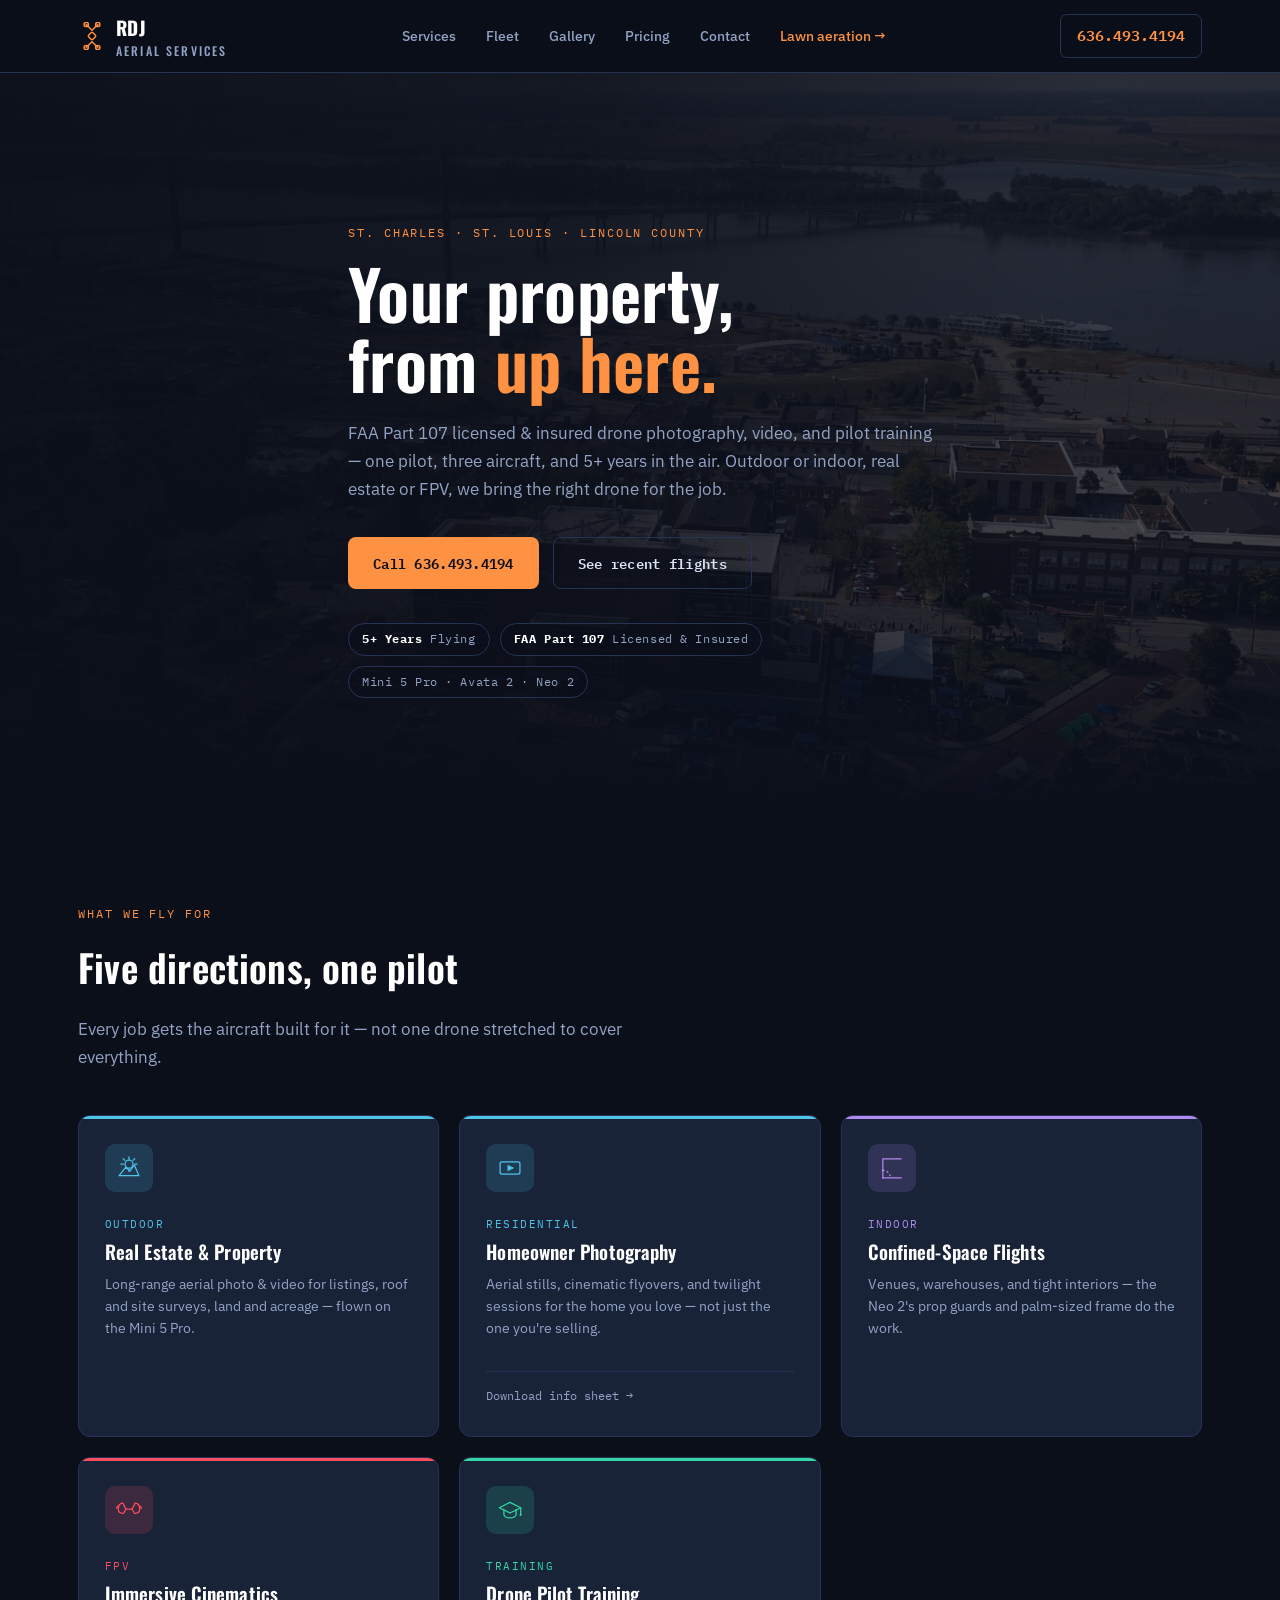
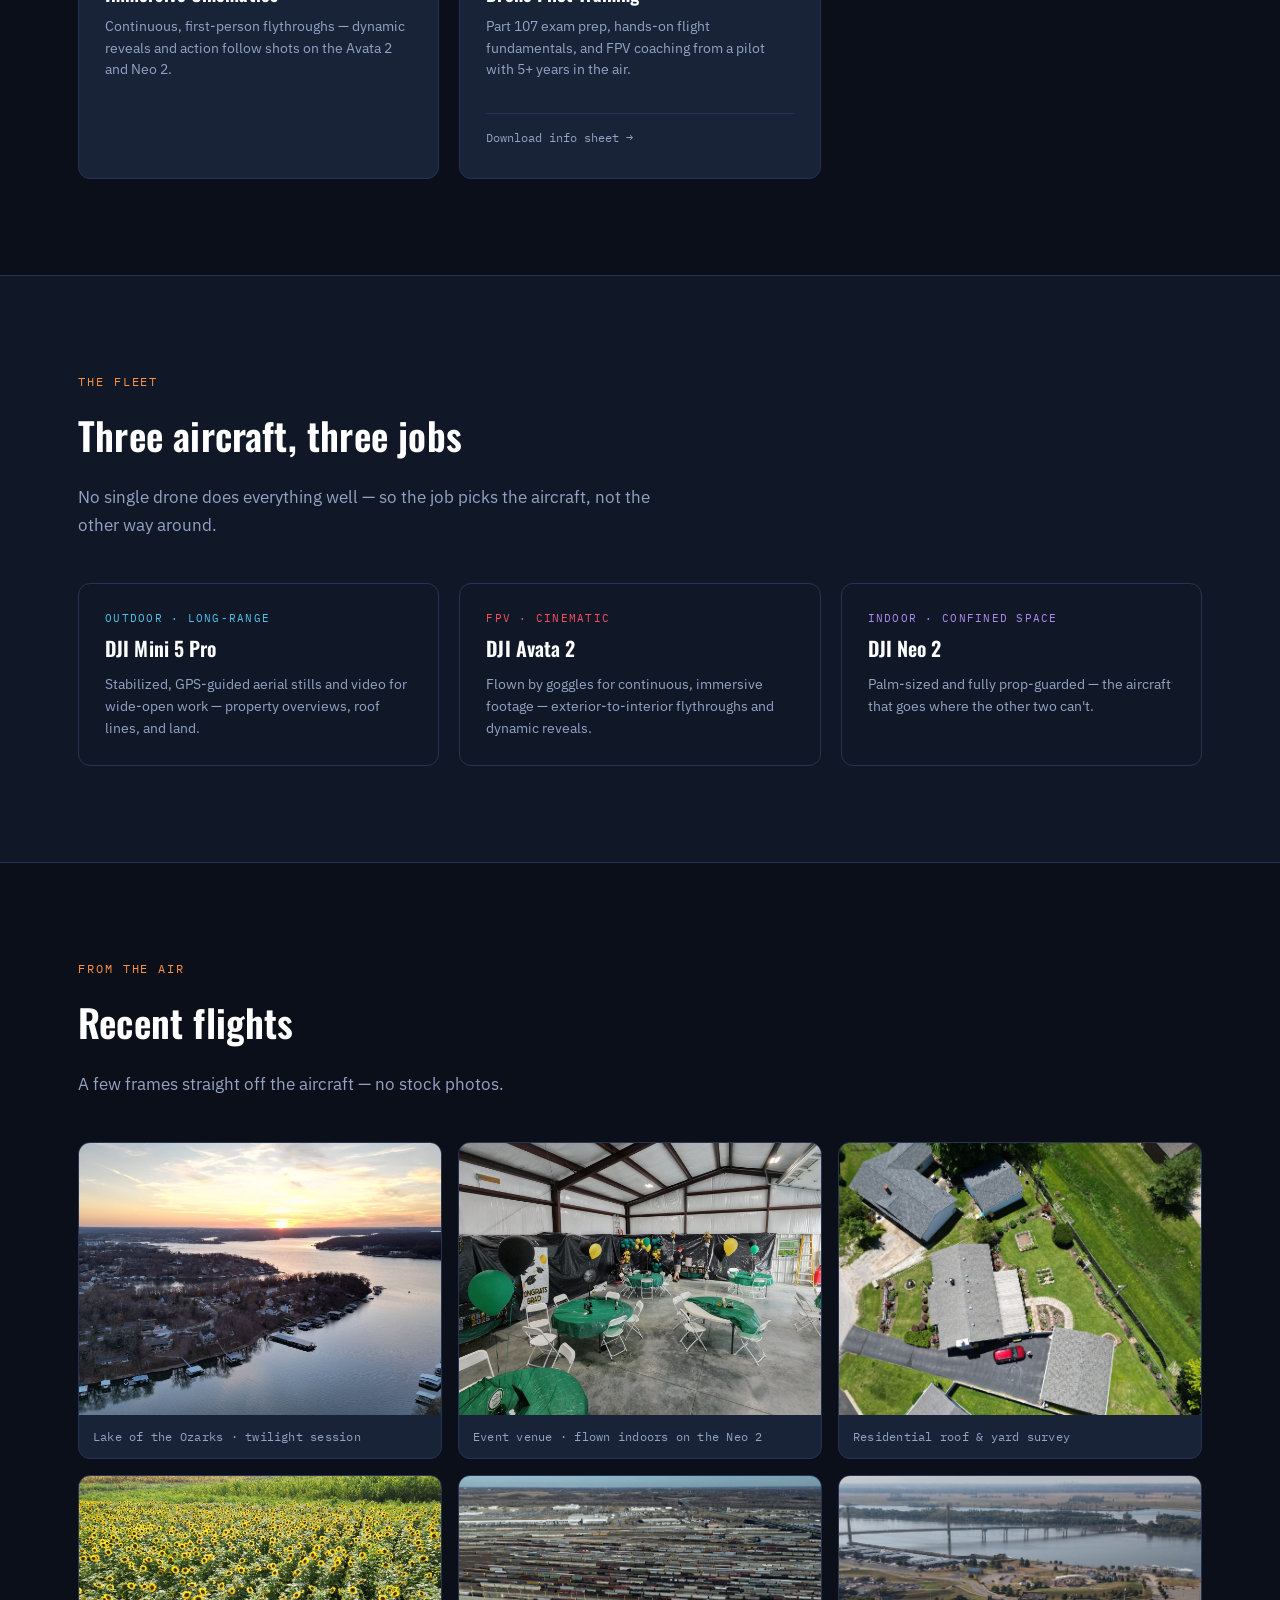
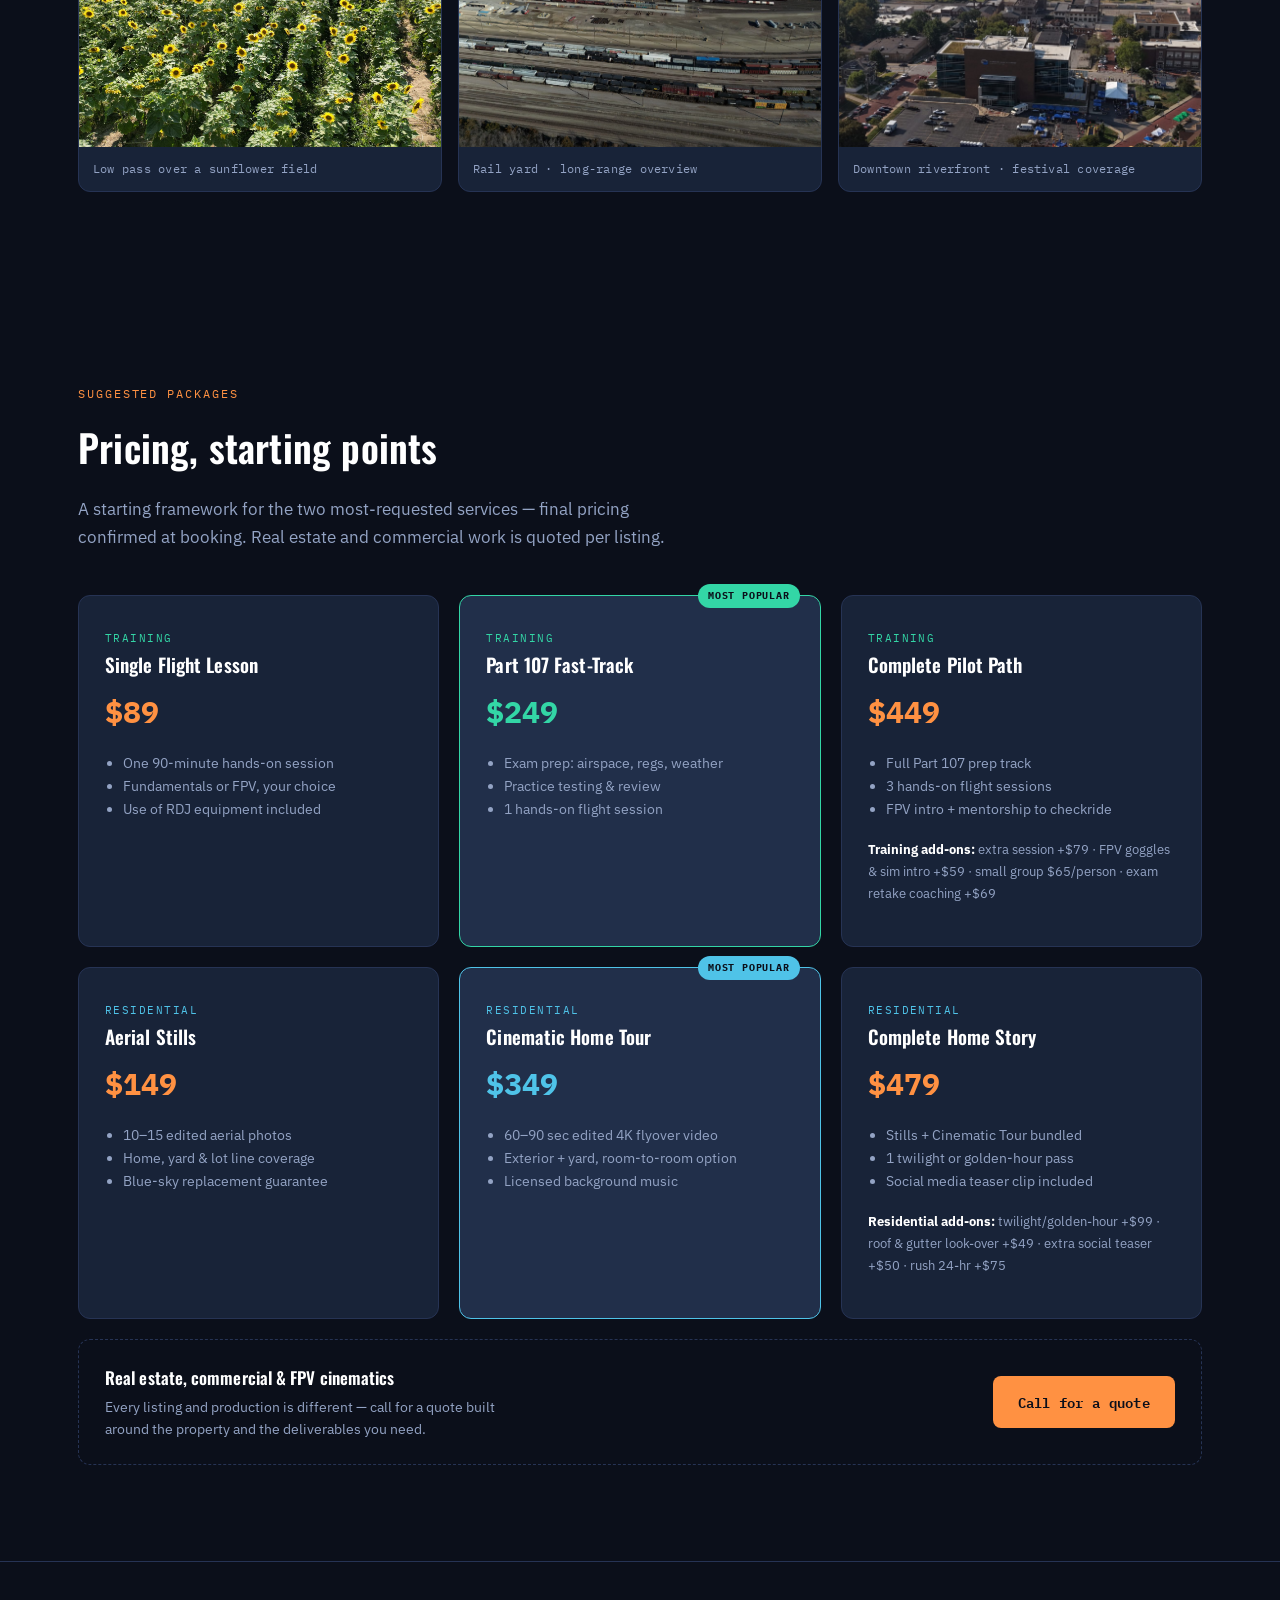
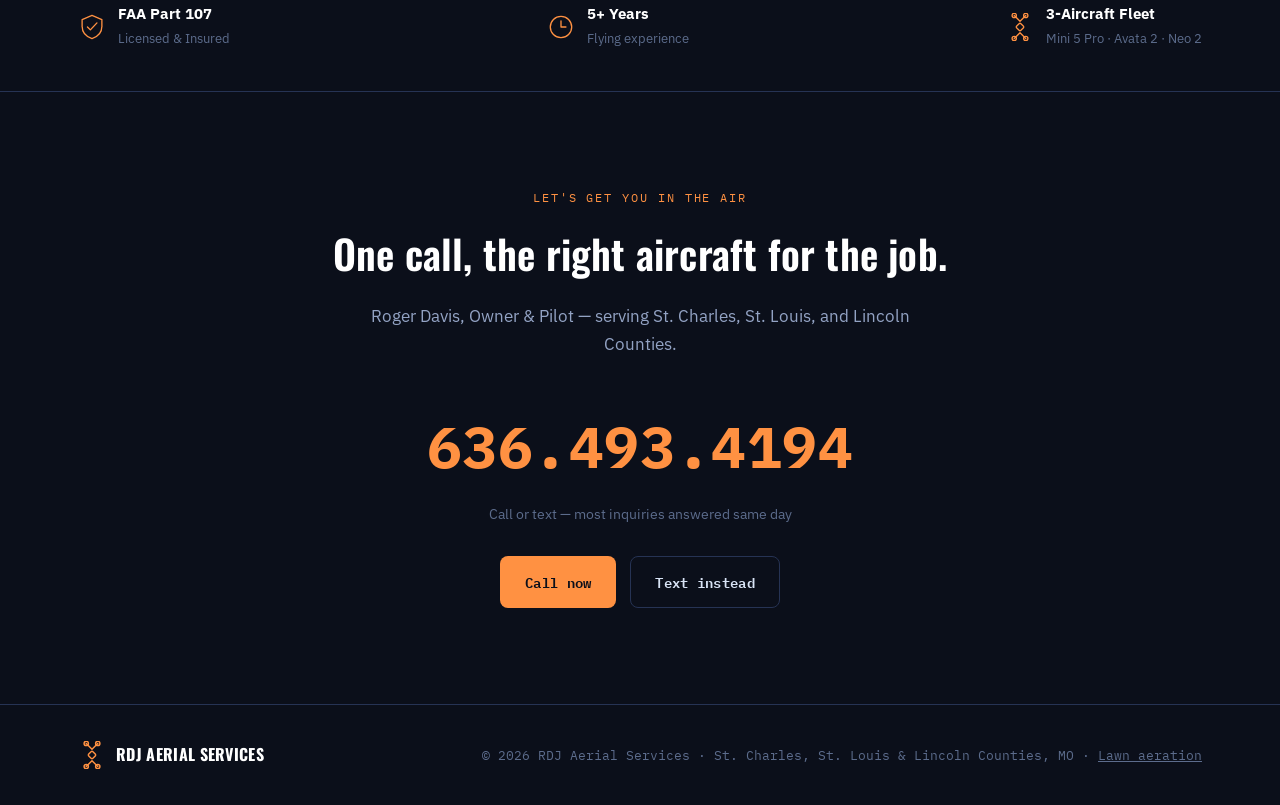
<file: index.html>
<!doctype html>
<html lang="en">
<head>
<meta charset="utf-8">
<meta name="viewport" content="width=device-width, initial-scale=1">
<title>RDJ Aerial Services — Drone Photography, Video &amp; Pilot Training</title>
<meta name="description" content="FAA Part 107 licensed &amp; insured drone services around St. Charles, St. Louis &amp; Lincoln Counties — outdoor and real estate aerials, indoor FPV, residential photography, and drone pilot training.">
<link rel="icon" href="favicon.svg" type="image/svg+xml">
<link rel="preconnect" href="https://fonts.googleapis.com">
<link rel="stylesheet" href="https://fonts.googleapis.com/css2?family=Oswald:wght@400;500;600;700&family=IBM+Plex+Sans:wght@400;500;600&family=IBM+Plex+Mono:wght@400;500;600&display=swap">
<link rel="stylesheet" href="styles.css">
</head>
<body>

<nav class="nav">
  <div class="container nav-row">
    <a class="brand" href="#top">
      <svg viewBox="0 0 34 34" fill="none" stroke="currentColor" stroke-width="1.8">
        <path d="M17 10 L24 3 M17 10 L10 3 M17 24 L24 31 M17 24 L10 31" stroke-linecap="round"/>
        <circle cx="24" cy="3" r="2.6"/><circle cx="10" cy="3" r="2.6"/>
        <circle cx="24" cy="31" r="2.6"/><circle cx="10" cy="31" r="2.6"/>
        <rect x="13.4" y="13.4" width="7.2" height="7.2" rx="1.6" transform="rotate(45 17 17)"/>
      </svg>
      <span class="word">RDJ<span>AERIAL SERVICES</span></span>
    </a>
    <div class="nav-links">
      <a href="#services">Services</a>
      <a href="#fleet">Fleet</a>
      <a href="#gallery">Gallery</a>
      <a href="#pricing">Pricing</a>
      <a href="#contact">Contact</a>
      <a href="aeration/" style="color:var(--amber-500)">Lawn aeration &rarr;</a>
    </div>
    <a class="nav-phone" href="tel:16364934194">636.493.4194</a>
  </div>
</nav>

<header class="hero" id="top">
  <div class="container hero-content">
    <p class="eyebrow">St. Charles &middot; St. Louis &middot; Lincoln County</p>
    <h1>Your property,<br>from <em>up here.</em></h1>
    <p class="lede">FAA Part 107 licensed &amp; insured drone photography, video, and pilot training — one pilot, three aircraft, and 5+ years in the air. Outdoor or indoor, real estate or FPV, we bring the right drone for the job.</p>
    <div class="hero-ctas">
      <a class="btn btn-primary" href="tel:16364934194">Call 636.493.4194</a>
      <a class="btn btn-ghost" href="#gallery">See recent flights</a>
    </div>
    <div class="hero-tags">
      <span class="tag"><b>5+ Years</b> Flying</span>
      <span class="tag"><b>FAA Part 107</b> Licensed &amp; Insured</span>
      <span class="tag">Mini 5 Pro &middot; Avata 2 &middot; Neo 2</span>
    </div>
  </div>
</header>

<section id="services">
  <div class="container">
    <p class="eyebrow">What we fly for</p>
    <h2 style="font-size:clamp(28px,4vw,38px)">Five directions, one pilot</h2>
    <p class="lede">Every job gets the aircraft built for it — not one drone stretched to cover everything.</p>

    <div class="svc-grid">
      <article class="svc-card" style="--card-accent:var(--cyan-400)">
        <div class="svc-icon">
          <svg viewBox="0 0 34 34" fill="none" stroke="currentColor" stroke-width="1.6">
            <circle cx="17" cy="12" r="5.2"/>
            <path d="M17 2.5V5.5M17 18.5V21.5M6.5 12H9.5M24.5 12H27.5M9.5 4.9L11.6 7M24.5 4.9L22.4 7" stroke-linecap="round"/>
            <path d="M4 27 L13 16 L18 21 L24 13 L30 27Z" stroke-linejoin="round"/>
          </svg>
        </div>
        <span class="svc-tab">Outdoor</span>
        <h3>Real Estate &amp; Property</h3>
        <p>Long-range aerial photo &amp; video for listings, roof and site surveys, land and acreage — flown on the Mini 5 Pro.</p>
      </article>

      <article class="svc-card" style="--card-accent:var(--cyan-400)">
        <div class="svc-icon">
          <svg viewBox="0 0 34 34" fill="none" stroke="currentColor" stroke-width="1.6">
            <rect x="4" y="9" width="26" height="16" rx="2.5"/>
            <path d="M14.5 14 L21 17 L14.5 20Z" stroke-linejoin="round" fill="currentColor"/>
          </svg>
        </div>
        <span class="svc-tab">Residential</span>
        <h3>Homeowner Photography</h3>
        <p>Aerial stills, cinematic flyovers, and twilight sessions for the home you love — not just the one you're selling.</p>
        <a class="svc-link" href="assets/docs/RDJ-Flyer-Residential.pdf" target="_blank" rel="noopener">Download info sheet &rarr;</a>
      </article>

      <article class="svc-card" style="--card-accent:var(--violet-400)">
        <div class="svc-icon">
          <svg viewBox="0 0 34 34" fill="none" stroke="currentColor" stroke-width="1.6">
            <path d="M5 30V5H29" stroke-linecap="round" stroke-linejoin="round"/>
            <path d="M5 30H29" stroke-linecap="round"/>
            <path d="M5 20 A10 10 0 0 1 15 30" stroke-dasharray="2.4 3"/>
            <circle cx="5" cy="20" r="1.4" fill="currentColor" stroke="none"/>
          </svg>
        </div>
        <span class="svc-tab">Indoor</span>
        <h3>Confined-Space Flights</h3>
        <p>Venues, warehouses, and tight interiors — the Neo 2's prop guards and palm-sized frame do the work.</p>
      </article>

      <article class="svc-card" style="--card-accent:var(--crimson-500)">
        <div class="svc-icon">
          <svg viewBox="0 0 34 34" fill="none" stroke="currentColor" stroke-width="1.6">
            <path d="M9 8 C4 8 3 13 3 16 C3 20 6 22 10 21 L13 16Z"/>
            <path d="M25 8 C30 8 31 13 31 16 C31 20 28 22 24 21 L21 16Z"/>
            <path d="M13 16H21" stroke-linecap="round"/>
            <path d="M3 12 C1.5 12 1 13.4 1 15" stroke-linecap="round"/>
            <path d="M31 12 C32.5 12 33 13.4 33 15" stroke-linecap="round"/>
          </svg>
        </div>
        <span class="svc-tab">FPV</span>
        <h3>Immersive Cinematics</h3>
        <p>Continuous, first-person flythroughs — dynamic reveals and action follow shots on the Avata 2 and Neo 2.</p>
      </article>

      <article class="svc-card" style="--card-accent:var(--teal-500)">
        <div class="svc-icon">
          <svg viewBox="0 0 34 34" fill="none" stroke="currentColor" stroke-width="1.6">
            <path d="M3 14 L17 7 L31 14 L17 21Z" stroke-linejoin="round"/>
            <path d="M9 16.6V23C9 25.4 12.6 27.4 17 27.4C21.4 27.4 25 25.4 25 23V16.6" stroke-linecap="round"/>
            <path d="M31 14V21.5" stroke-linecap="round"/>
            <circle cx="31" cy="23.3" r="1.5" fill="currentColor" stroke="none"/>
          </svg>
        </div>
        <span class="svc-tab">Training</span>
        <h3>Drone Pilot Training</h3>
        <p>Part 107 exam prep, hands-on flight fundamentals, and FPV coaching from a pilot with 5+ years in the air.</p>
        <a class="svc-link" href="assets/docs/RDJ-Flyer-Training.pdf" target="_blank" rel="noopener">Download info sheet &rarr;</a>
      </article>
    </div>
  </div>
</section>

<section id="fleet" style="background:var(--navy-900); border-top:1px solid var(--border); border-bottom:1px solid var(--border);">
  <div class="container">
    <p class="eyebrow">The fleet</p>
    <h2 style="font-size:clamp(28px,4vw,38px)">Three aircraft, three jobs</h2>
    <p class="lede">No single drone does everything well — so the job picks the aircraft, not the other way around.</p>

    <div class="fleet-grid">
      <div class="fleet-card">
        <div class="role" style="color:var(--cyan-400)">Outdoor &middot; Long-range</div>
        <h3>DJI Mini 5 Pro</h3>
        <p>Stabilized, GPS-guided aerial stills and video for wide-open work — property overviews, roof lines, and land.</p>
      </div>
      <div class="fleet-card">
        <div class="role" style="color:var(--crimson-500)">FPV &middot; Cinematic</div>
        <h3>DJI Avata 2</h3>
        <p>Flown by goggles for continuous, immersive footage — exterior-to-interior flythroughs and dynamic reveals.</p>
      </div>
      <div class="fleet-card">
        <div class="role" style="color:var(--violet-400)">Indoor &middot; Confined space</div>
        <h3>DJI Neo 2</h3>
        <p>Palm-sized and fully prop-guarded — the aircraft that goes where the other two can't.</p>
      </div>
    </div>
  </div>
</section>

<section id="gallery">
  <div class="container">
    <p class="eyebrow">From the air</p>
    <h2 style="font-size:clamp(28px,4vw,38px)">Recent flights</h2>
    <p class="lede">A few frames straight off the aircraft — no stock photos.</p>

    <div class="gallery-grid">
      <figure class="gallery-item">
        <img src="assets/img/lake-sunset.jpg" alt="Sunset aerial over Lake of the Ozarks, boat docks lining the shoreline" loading="lazy">
        <figcaption>Lake of the Ozarks &middot; twilight session</figcaption>
      </figure>
      <figure class="gallery-item">
        <img src="assets/img/indoor-venue-setup.jpg" alt="Graduation party setup inside a pole barn, shot indoors on the DJI Neo 2" loading="lazy">
        <figcaption>Event venue &middot; flown indoors on the Neo 2</figcaption>
      </figure>
      <figure class="gallery-item">
        <img src="assets/img/residential-roof-yard.jpg" alt="Straight-down aerial view of a home's roof and landscaped backyard" loading="lazy">
        <figcaption>Residential roof &amp; yard survey</figcaption>
      </figure>
      <figure class="gallery-item">
        <img src="assets/img/sunflower-field.jpg" alt="Low aerial pass over rows of a sunflower field" loading="lazy">
        <figcaption>Low pass over a sunflower field</figcaption>
      </figure>
      <figure class="gallery-item">
        <img src="assets/img/rail-yard-aerial.jpg" alt="Wide aerial overview of a large rail yard with hundreds of freight cars" loading="lazy">
        <figcaption>Rail yard &middot; long-range overview</figcaption>
      </figure>
      <figure class="gallery-item">
        <img src="assets/img/riverfront-skyline.jpg" alt="Downtown riverfront skyline with a cable-stayed bridge and a festival in progress" loading="lazy">
        <figcaption>Downtown riverfront &middot; festival coverage</figcaption>
      </figure>
    </div>
  </div>
</section>

<section id="pricing">
  <div class="container">
    <p class="eyebrow">Suggested packages</p>
    <h2 style="font-size:clamp(28px,4vw,38px)">Pricing, starting points</h2>
    <p class="lede">A starting framework for the two most-requested services — final pricing confirmed at booking. Real estate and commercial work is quoted per listing.</p>

    <div class="price-grid">
      <div class="price-card">
        <span class="svc-tab" style="color:var(--teal-500)">Training</span>
        <h3>Single Flight Lesson</h3>
        <div class="price-amount">$89</div>
        <ul>
          <li>One 90-minute hands-on session</li>
          <li>Fundamentals or FPV, your choice</li>
          <li>Use of RDJ equipment included</li>
        </ul>
      </div>
      <div class="price-card featured" style="--card-accent:var(--teal-500)">
        <span class="price-badge">Most popular</span>
        <span class="svc-tab" style="color:var(--teal-500)">Training</span>
        <h3>Part 107 Fast-Track</h3>
        <div class="price-amount">$249</div>
        <ul>
          <li>Exam prep: airspace, regs, weather</li>
          <li>Practice testing &amp; review</li>
          <li>1 hands-on flight session</li>
        </ul>
      </div>
      <div class="price-card">
        <span class="svc-tab" style="color:var(--teal-500)">Training</span>
        <h3>Complete Pilot Path</h3>
        <div class="price-amount">$449</div>
        <ul>
          <li>Full Part 107 prep track</li>
          <li>3 hands-on flight sessions</li>
          <li>FPV intro + mentorship to checkride</li>
        </ul>
        <p class="price-addons"><b>Training add-ons:</b> extra session +$79 &middot; FPV goggles &amp; sim intro +$59 &middot; small group $65/person &middot; exam retake coaching +$69</p>
      </div>

      <div class="price-card">
        <span class="svc-tab" style="color:var(--cyan-400)">Residential</span>
        <h3>Aerial Stills</h3>
        <div class="price-amount">$149</div>
        <ul>
          <li>10–15 edited aerial photos</li>
          <li>Home, yard &amp; lot line coverage</li>
          <li>Blue-sky replacement guarantee</li>
        </ul>
      </div>
      <div class="price-card featured" style="--card-accent:var(--cyan-400)">
        <span class="price-badge">Most popular</span>
        <span class="svc-tab" style="color:var(--cyan-400)">Residential</span>
        <h3>Cinematic Home Tour</h3>
        <div class="price-amount">$349</div>
        <ul>
          <li>60–90 sec edited 4K flyover video</li>
          <li>Exterior + yard, room-to-room option</li>
          <li>Licensed background music</li>
        </ul>
      </div>
      <div class="price-card">
        <span class="svc-tab" style="color:var(--cyan-400)">Residential</span>
        <h3>Complete Home Story</h3>
        <div class="price-amount">$479</div>
        <ul>
          <li>Stills + Cinematic Tour bundled</li>
          <li>1 twilight or golden-hour pass</li>
          <li>Social media teaser clip included</li>
        </ul>
        <p class="price-addons"><b>Residential add-ons:</b> twilight/golden-hour +$99 &middot; roof &amp; gutter look-over +$49 &middot; extra social teaser +$50 &middot; rush 24-hr +$75</p>
      </div>

      <div class="quote-card">
        <div>
          <h3>Real estate, commercial &amp; FPV cinematics</h3>
          <p>Every listing and production is different — call for a quote built around the property and the deliverables you need.</p>
        </div>
        <a class="btn btn-primary" href="tel:16364934194">Call for a quote</a>
      </div>
    </div>
  </div>
</section>

<div class="trust">
  <div class="container trust-row">
    <div class="trust-item">
      <svg viewBox="0 0 34 34" fill="none" stroke="currentColor" stroke-width="1.6"><path d="M17 3 L29 8 V16 C29 24 23 29 17 31 C11 29 5 24 5 16 V8Z" stroke-linejoin="round"/><path d="M11.5 17 L15 20.5 L23 12" stroke-linecap="round" stroke-linejoin="round"/></svg>
      <div><b>FAA Part 107</b><span>Licensed &amp; Insured</span></div>
    </div>
    <div class="trust-item">
      <svg viewBox="0 0 34 34" fill="none" stroke="currentColor" stroke-width="1.6"><circle cx="17" cy="17" r="13"/><path d="M17 17V9.5M17 17L23 17" stroke-linecap="round"/></svg>
      <div><b>5+ Years</b><span>Flying experience</span></div>
    </div>
    <div class="trust-item">
      <svg viewBox="0 0 34 34" fill="none" stroke="currentColor" stroke-width="1.6"><path d="M17 10 L24 3 M17 10 L10 3 M17 24 L24 31 M17 24 L10 31" stroke-linecap="round"/><circle cx="24" cy="3" r="2.6"/><circle cx="10" cy="3" r="2.6"/><circle cx="24" cy="31" r="2.6"/><circle cx="10" cy="31" r="2.6"/><rect x="13.4" y="13.4" width="7.2" height="7.2" rx="1.6" transform="rotate(45 17 17)"/></svg>
      <div><b>3-Aircraft Fleet</b><span>Mini 5 Pro &middot; Avata 2 &middot; Neo 2</span></div>
    </div>
  </div>
</div>

<section id="contact" class="contact">
  <div class="container">
    <p class="eyebrow">Let's get you in the air</p>
    <h2 style="font-size:clamp(28px,4vw,40px)">One call, the right aircraft for the job.</h2>
    <p class="lede">Roger Davis, Owner &amp; Pilot — serving St. Charles, St. Louis, and Lincoln Counties.</p>
    <a class="contact-phone" href="tel:16364934194">636.493.4194</a>
    <div class="contact-sub">Call or text — most inquiries answered same day</div>
    <div class="contact-ctas">
      <a class="btn btn-primary" href="tel:16364934194">Call now</a>
      <a class="btn btn-ghost" href="sms:16364934194">Text instead</a>
    </div>
  </div>
</section>

<footer>
  <div class="container foot-row">
    <a class="brand" href="#top">
      <svg viewBox="0 0 34 34" fill="none" stroke="currentColor" stroke-width="1.8">
        <path d="M17 10 L24 3 M17 10 L10 3 M17 24 L24 31 M17 24 L10 31" stroke-linecap="round"/>
        <circle cx="24" cy="3" r="2.6"/><circle cx="10" cy="3" r="2.6"/>
        <circle cx="24" cy="31" r="2.6"/><circle cx="10" cy="31" r="2.6"/>
        <rect x="13.4" y="13.4" width="7.2" height="7.2" rx="1.6" transform="rotate(45 17 17)"/>
      </svg>
      <span class="word">RDJ AERIAL SERVICES</span>
    </a>
    <div class="foot-meta">&copy; 2026 RDJ Aerial Services &middot; St. Charles, St. Louis &amp; Lincoln Counties, MO &middot; <a href="aeration/" style="color:inherit">Lawn aeration</a></div>
  </div>
</footer>

</body>
</html>
</file>
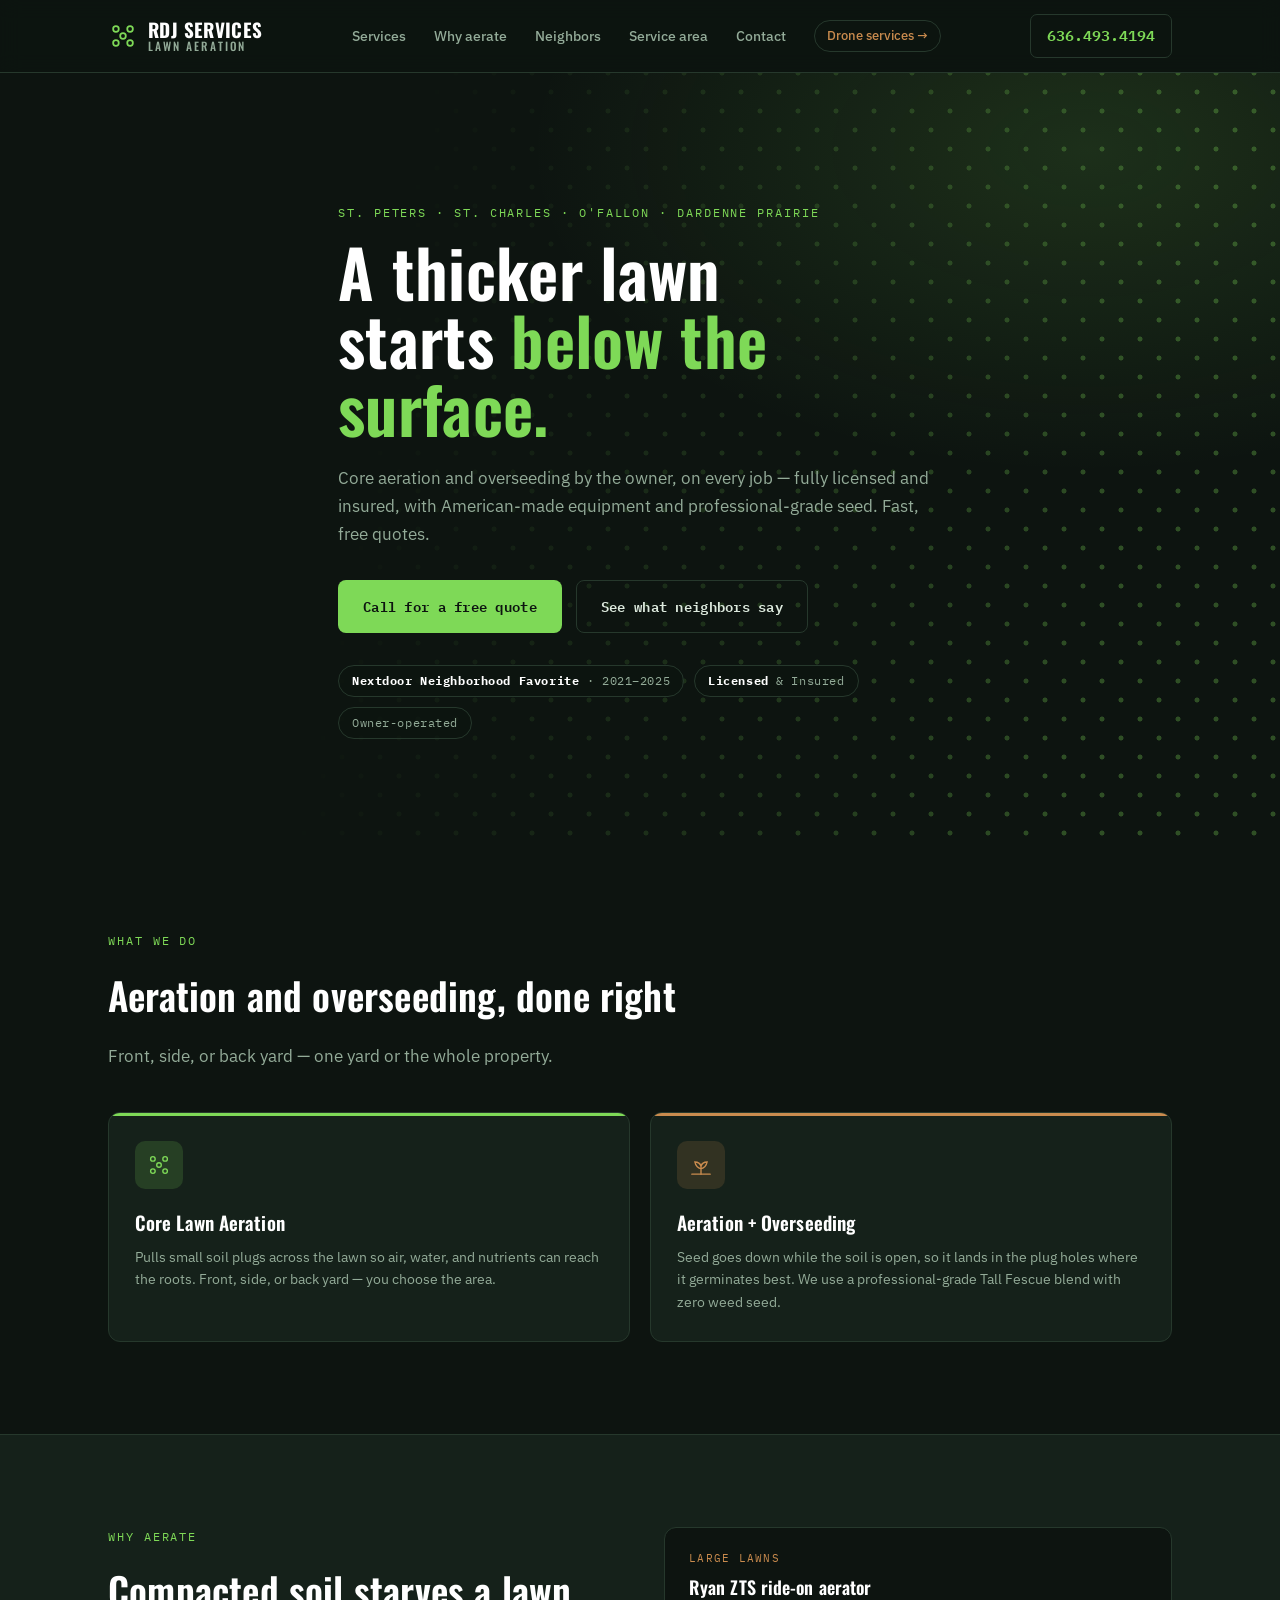
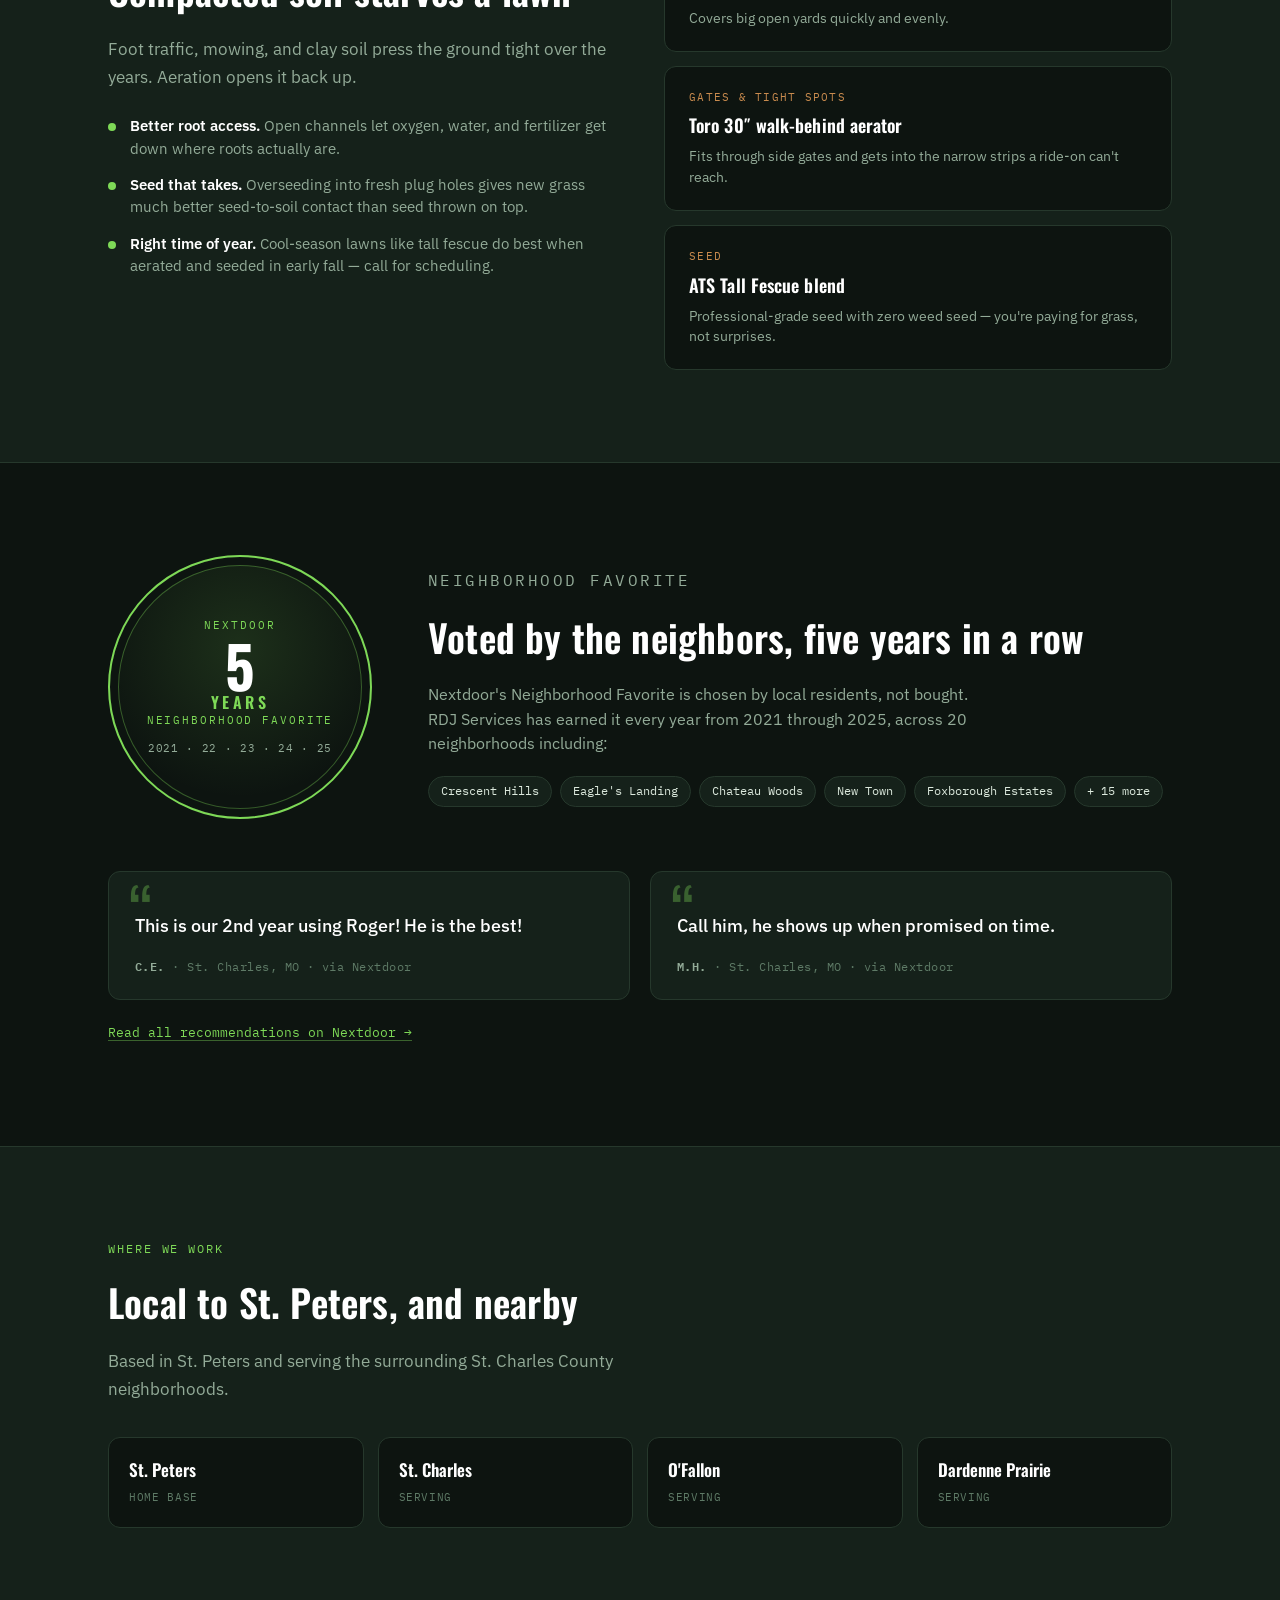
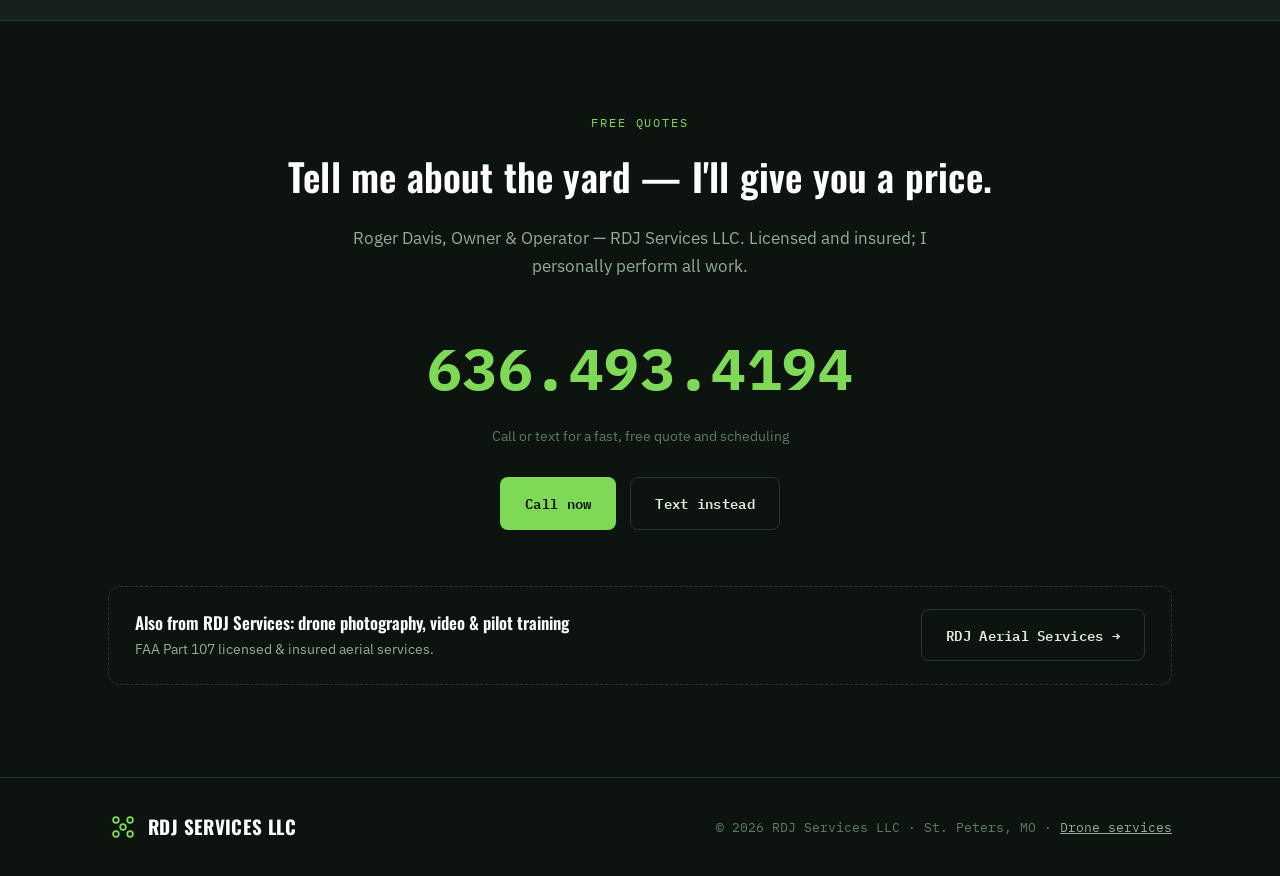
<file: aeration/index.html>
<!doctype html>
<html lang="en">
<head>
<meta charset="utf-8">
<meta name="viewport" content="width=device-width, initial-scale=1">
<title>RDJ Services — Lawn Aeration &amp; Overseeding in St. Peters, MO</title>
<meta name="description" content="Core lawn aeration and overseeding in St. Peters, St. Charles, O'Fallon and Dardenne Prairie, MO. Licensed &amp; insured, owner-operated, and a Nextdoor Neighborhood Favorite five years running. Free quotes.">
<link rel="icon" href="favicon.svg" type="image/svg+xml">
<link rel="preconnect" href="https://fonts.googleapis.com">
<link rel="stylesheet" href="https://fonts.googleapis.com/css2?family=Oswald:wght@400;500;600;700&family=IBM+Plex+Sans:wght@400;500;600&family=IBM+Plex+Mono:wght@400;500;600&display=swap">
<link rel="stylesheet" href="styles.css">
</head>
<body>

<nav class="nav">
  <div class="container nav-row">
    <a class="brand" href="#top">
      <svg viewBox="0 0 34 34" fill="none" stroke="currentColor" stroke-width="2">
        <circle cx="9" cy="9" r="3.2"/><circle cx="25" cy="9" r="3.2"/><circle cx="17" cy="17" r="3.2"/>
        <circle cx="9" cy="25" r="3.2"/><circle cx="25" cy="25" r="3.2"/>
      </svg>
      <span class="word">RDJ SERVICES<span>LAWN AERATION</span></span>
    </a>
    <div class="nav-links">
      <a href="#services">Services</a>
      <a href="#why">Why aerate</a>
      <a href="#favorite">Neighbors</a>
      <a href="#area">Service area</a>
      <a href="#contact">Contact</a>
      <a class="alt" href="../">Drone services &rarr;</a>
    </div>
    <a class="nav-phone" href="tel:16364934194">636.493.4194</a>
  </div>
</nav>

<header class="hero" id="top">
  <div class="container hero-content">
    <p class="eyebrow">St. Peters &middot; St. Charles &middot; O'Fallon &middot; Dardenne Prairie</p>
    <h1>A thicker lawn<br>starts <em>below the surface.</em></h1>
    <p class="lede">Core aeration and overseeding by the owner, on every job — fully licensed and insured, with American-made equipment and professional-grade seed. Fast, free quotes.</p>
    <div class="hero-ctas">
      <a class="btn btn-primary" href="tel:16364934194">Call for a free quote</a>
      <a class="btn btn-ghost" href="#favorite">See what neighbors say</a>
    </div>
    <div class="hero-tags">
      <span class="tag"><b>Nextdoor Neighborhood Favorite</b> &middot; 2021&ndash;2025</span>
      <span class="tag"><b>Licensed</b> &amp; Insured</span>
      <span class="tag">Owner-operated</span>
    </div>
  </div>
</header>

<section id="services">
  <div class="container">
    <p class="eyebrow">What we do</p>
    <h2>Aeration and overseeding, done right</h2>
    <p class="lede">Front, side, or back yard — one yard or the whole property.</p>

    <div class="svc-grid two">
      <article class="svc-card">
        <div class="svc-icon">
          <svg viewBox="0 0 34 34" fill="none" stroke="currentColor" stroke-width="1.8">
            <circle cx="9" cy="9" r="3"/><circle cx="25" cy="9" r="3"/><circle cx="17" cy="17" r="3"/>
            <circle cx="9" cy="25" r="3"/><circle cx="25" cy="25" r="3"/>
          </svg>
        </div>
        <h3>Core Lawn Aeration</h3>
        <p>Pulls small soil plugs across the lawn so air, water, and nutrients can reach the roots. Front, side, or back yard — you choose the area.</p>
      </article>

      <article class="svc-card" style="--card-accent:var(--soil)">
        <div class="svc-icon">
          <svg viewBox="0 0 34 34" fill="none" stroke="currentColor" stroke-width="1.8" stroke-linecap="round">
            <path d="M17 29 V16 M17 22 C13 21 10 18 9 13 C13 13 16 15 17 19 M17 22 C21 21 24 18 25 13 C21 13 18 15 17 19"/>
            <path d="M5 29 H29"/>
          </svg>
        </div>
        <h3>Aeration + Overseeding</h3>
        <p>Seed goes down while the soil is open, so it lands in the plug holes where it germinates best. We use a professional-grade Tall Fescue blend with zero weed seed.</p>
      </article>
    </div>
  </div>
</section>

<section id="why" class="band">
  <div class="container split">
    <div>
      <p class="eyebrow">Why aerate</p>
      <h2>Compacted soil starves a lawn</h2>
      <p class="lede" style="margin-top:14px">Foot traffic, mowing, and clay soil press the ground tight over the years. Aeration opens it back up.</p>
      <ul class="facts">
        <li><span><b>Better root access.</b> Open channels let oxygen, water, and fertilizer get down where roots actually are.</span></li>
        <li><span><b>Seed that takes.</b> Overseeding into fresh plug holes gives new grass much better seed-to-soil contact than seed thrown on top.</span></li>
        <li><span><b>Right time of year.</b> Cool-season lawns like tall fescue do best when aerated and seeded in early fall — call for scheduling.</span></li>
      </ul>
    </div>
    <div class="gear">
      <div class="gear-card">
        <div class="role">Large lawns</div>
        <h3>Ryan ZTS ride-on aerator</h3>
        <p>Covers big open yards quickly and evenly.</p>
      </div>
      <div class="gear-card">
        <div class="role">Gates &amp; tight spots</div>
        <h3>Toro 30&Prime; walk-behind aerator</h3>
        <p>Fits through side gates and gets into the narrow strips a ride-on can't reach.</p>
      </div>
      <div class="gear-card">
        <div class="role">Seed</div>
        <h3>ATS Tall Fescue blend</h3>
        <p>Professional-grade seed with zero weed seed — you're paying for grass, not surprises.</p>
      </div>
    </div>
  </div>
</section>

<!--
  PHOTO / VIDEO GALLERY — uncomment when you have material.
  Drop files in aeration/assets/ and point src at them. Keep photos ~1600px wide (JPEG ~q80)
  and videos short (MP4/H.264, ideally under ~10 MB each).

<section id="gallery">
  <div class="container">
    <p class="eyebrow">The work</p>
    <h2>Before, after, and in between</h2>
    <div class="svc-grid" style="margin-top:42px">
      <figure class="svc-card" style="padding:0;margin:0">
        <img src="assets/photo-1.jpg" alt="Describe the photo" loading="lazy" style="width:100%;aspect-ratio:4/3;object-fit:cover">
        <figcaption style="padding:12px 14px;color:var(--dim);font-size:13px">Caption</figcaption>
      </figure>
      <figure class="svc-card" style="padding:0;margin:0">
        <video src="assets/clip-1.mp4" poster="assets/clip-1.jpg" controls muted playsinline preload="metadata" style="width:100%;aspect-ratio:4/3;object-fit:cover"></video>
        <figcaption style="padding:12px 14px;color:var(--dim);font-size:13px">Caption</figcaption>
      </figure>
    </div>
  </div>
</section>
-->

<section id="favorite">
  <div class="container">
    <div class="fav">
      <div class="stamp" role="img" aria-label="Nextdoor Neighborhood Favorite, five years: 2021, 2022, 2023, 2024, 2025">
        <div class="top">Nextdoor</div>
        <div class="big">5<span>YEARS</span></div>
        <div class="top">Neighborhood Favorite</div>
        <div class="yrs">2021 &middot; 22 &middot; 23 &middot; 24 &middot; 25</div>
      </div>
      <div>
        <p class="eyebrow">Neighborhood Favorite</p>
        <h2>Voted by the neighbors, five years in a row</h2>
        <p style="margin-top:14px">Nextdoor's Neighborhood Favorite is chosen by local residents, not bought. RDJ Services has earned it every year from 2021 through 2025, across 20 neighborhoods including:</p>
        <div class="hoods">
          <span class="hood">Crescent Hills</span>
          <span class="hood">Eagle's Landing</span>
          <span class="hood">Chateau Woods</span>
          <span class="hood">New Town</span>
          <span class="hood">Foxborough Estates</span>
          <span class="hood">+ 15 more</span>
        </div>
      </div>
    </div>

    <div class="quotes">
      <figure class="quote">
        <blockquote>This is our 2nd year using Roger! He is the best!</blockquote>
        <figcaption><b>C.E.</b> &middot; St. Charles, MO &middot; via Nextdoor</figcaption>
      </figure>
      <figure class="quote">
        <blockquote>Call him, he shows up when promised on time.</blockquote>
        <figcaption><b>M.H.</b> &middot; St. Charles, MO &middot; via Nextdoor</figcaption>
      </figure>
    </div>
    <p class="quote-more"><a href="https://nextdoor.com/page/roger-davis-st-peters-mo/" target="_blank" rel="noopener">Read all recommendations on Nextdoor &rarr;</a></p>
  </div>
</section>

<section id="area" class="band">
  <div class="container">
    <p class="eyebrow">Where we work</p>
    <h2>Local to St. Peters, and nearby</h2>
    <p class="lede" style="margin-top:14px">Based in St. Peters and serving the surrounding St. Charles County neighborhoods.</p>
    <div class="area-grid">
      <div class="area-card"><b>St. Peters</b><span>Home base</span></div>
      <div class="area-card"><b>St. Charles</b><span>Serving</span></div>
      <div class="area-card"><b>O'Fallon</b><span>Serving</span></div>
      <div class="area-card"><b>Dardenne Prairie</b><span>Serving</span></div>
    </div>
  </div>
</section>

<section id="contact" class="contact">
  <div class="container">
    <p class="eyebrow">Free quotes</p>
    <h2>Tell me about the yard — I'll give you a price.</h2>
    <p class="lede">Roger Davis, Owner &amp; Operator — RDJ Services LLC. Licensed and insured; I personally perform all work.</p>
    <a class="contact-phone" href="tel:16364934194">636.493.4194</a>
    <div class="contact-sub">Call or text for a fast, free quote and scheduling</div>
    <div class="contact-ctas">
      <a class="btn btn-primary" href="tel:16364934194">Call now</a>
      <a class="btn btn-ghost" href="sms:16364934194">Text instead</a>
    </div>

    <div class="sister">
      <div><b>Also from RDJ Services: drone photography, video &amp; pilot training</b><span>FAA Part 107 licensed &amp; insured aerial services.</span></div>
      <a class="btn btn-ghost" href="../">RDJ Aerial Services &rarr;</a>
    </div>
  </div>
</section>

<footer>
  <div class="container foot-row">
    <a class="brand" href="#top">
      <svg viewBox="0 0 34 34" fill="none" stroke="currentColor" stroke-width="2">
        <circle cx="9" cy="9" r="3.2"/><circle cx="25" cy="9" r="3.2"/><circle cx="17" cy="17" r="3.2"/>
        <circle cx="9" cy="25" r="3.2"/><circle cx="25" cy="25" r="3.2"/>
      </svg>
      <span class="word">RDJ SERVICES LLC</span>
    </a>
    <div class="foot-meta">&copy; 2026 RDJ Services LLC &middot; St. Peters, MO &middot; <a href="../">Drone services</a></div>
  </div>
</footer>

</body>
</html>
</file>
<file: styles.css>
/* RDJ Aerial Services — site stylesheet
   Design system shared with the business cards / flyers:
   Oswald (display) + IBM Plex Sans (body) + IBM Plex Mono (labels/data)
   ink-950 ground, sectional-chart accent colors per service line. */

:root{
  --ink-950:#0B0F1A;
  --navy-900:#101828;
  --navy-800:#182338;
  --navy-700:#212F4A;
  --sky-200:#D9E4F6;
  --sky-dim:#93A3C4;
  --sky-faint:#5C6C8C;
  --border:#263354;

  --amber-500:#FF9142;
  --cyan-400:#4FC3E8;
  --violet-400:#B08AF0;
  --crimson-500:#FF4D5E;
  --teal-500:#33D6A6;

  --accent:var(--amber-500);
  --radius:12px;
}

*,*::before,*::after{ box-sizing:border-box; }
html{ scroll-behavior:smooth; }
body{
  margin:0;
  background:var(--ink-950);
  color:var(--sky-200);
  font-family:'IBM Plex Sans', system-ui, sans-serif;
  font-size:16px;
  line-height:1.6;
}
img,svg{ max-width:100%; display:block; }
a{ color:inherit; }
.container{ max-width:1180px; margin:0 auto; padding:0 28px; }
section{ padding:96px 0; }
@media (max-width:640px){ section{ padding:64px 0; } .container{ padding:0 20px; } }

h1,h2,h3{
  font-family:'Oswald', sans-serif;
  font-weight:600;
  letter-spacing:0.005em;
  margin:0;
  text-wrap:balance;
  color:#fff;
}
.eyebrow{
  font-family:'IBM Plex Mono', monospace;
  font-size:12px;
  letter-spacing:0.16em;
  text-transform:uppercase;
  color:var(--accent);
  margin:0 0 14px;
}
.lede{ color:var(--sky-dim); font-size:17px; line-height:1.65; max-width:60ch; }

.btn{
  display:inline-flex; align-items:center; gap:10px;
  font-family:'IBM Plex Mono', monospace; font-weight:600; font-size:14px; letter-spacing:0.02em;
  padding:14px 24px; border-radius:8px; text-decoration:none;
  border:1px solid transparent; cursor:pointer;
}
.btn-primary{ background:var(--amber-500); color:var(--ink-950); }
.btn-primary:hover{ background:#ffa563; }
.btn-ghost{ border-color:var(--border); color:var(--sky-200); }
.btn-ghost:hover{ border-color:var(--sky-faint); }

/* ---------- nav ---------- */
.nav{
  position:sticky; top:0; z-index:40;
  background:rgba(11,15,26,0.88); backdrop-filter:blur(10px);
  border-bottom:1px solid var(--border);
}
.nav-row{ display:flex; align-items:center; justify-content:space-between; height:72px; }
.brand{ display:flex; align-items:center; gap:10px; text-decoration:none; color:#fff; }
.brand svg{ width:28px; height:28px; color:var(--amber-500); }
.brand .word{ font-family:'Oswald', sans-serif; font-weight:700; font-size:19px; letter-spacing:0.02em; }
.brand .word span{ color:var(--sky-dim); font-weight:500; font-size:12px; display:block; letter-spacing:0.18em; margin-top:-2px; }
.nav-links{ display:flex; align-items:center; gap:30px; }
.nav-links a{
  text-decoration:none; color:var(--sky-dim); font-size:14px; font-weight:500;
}
.nav-links a:hover{ color:#fff; }
.nav-phone{
  font-family:'IBM Plex Mono', monospace; font-weight:600; font-size:14.5px; color:var(--amber-500); text-decoration:none;
  border:1px solid var(--border); padding:9px 16px; border-radius:7px;
}
.nav-phone:hover{ border-color:var(--amber-500); }

@media (max-width:860px){
  .nav-row{ height:auto; flex-wrap:wrap; padding:14px 0; gap:12px; }
  .nav-links{ order:3; width:100%; gap:20px; overflow-x:auto; -webkit-overflow-scrolling:touch; }
  .nav-links a{ white-space:nowrap; }
}

/* ---------- hero ---------- */
.hero{
  position:relative; overflow:hidden;
  padding:150px 0 110px;
  background:var(--ink-950);
}
.hero::before{
  content:""; position:absolute; inset:0;
  background-image:url('assets/img/riverfront-skyline.jpg');
  background-size:cover; background-position:center 55%;
  opacity:0.5;
}
.hero::after{
  content:""; position:absolute; inset:0;
  background:
    linear-gradient(100deg, rgba(11,15,26,0.96) 0%, rgba(11,15,26,0.8) 42%, rgba(11,15,26,0.35) 78%),
    linear-gradient(0deg, var(--ink-950) 0%, rgba(11,15,26,0.2) 30%, rgba(11,15,26,0.45) 100%);
}
.hero-content{ position:relative; z-index:1; max-width:640px; }
.hero h1{ font-size:clamp(40px,5.6vw,68px); line-height:1.02; margin:16px 0 22px; }
.hero h1 em{ font-style:normal; color:var(--amber-500); }
.hero-ctas{ display:flex; gap:14px; margin-top:34px; flex-wrap:wrap; }
.hero-tags{ display:flex; gap:10px; flex-wrap:wrap; margin-top:34px; }
.tag{
  font-family:'IBM Plex Mono', monospace; font-size:11.5px; letter-spacing:0.05em; color:var(--sky-dim);
  border:1px solid var(--border); border-radius:999px; padding:6px 13px;
  background:rgba(11,15,26,0.5);
}
.tag b{ color:#fff; }
@media (max-width:640px){ .hero{ padding:120px 0 80px; } }

/* ---------- gallery ---------- */
.gallery-grid{ display:grid; grid-template-columns:repeat(3,1fr); gap:16px; margin-top:44px; }
@media (max-width:860px){ .gallery-grid{ grid-template-columns:repeat(2,1fr); } }
@media (max-width:560px){ .gallery-grid{ grid-template-columns:1fr; } }
.gallery-item{
  margin:0; border:1px solid var(--border); border-radius:var(--radius); overflow:hidden; background:var(--navy-800);
}
.gallery-item img{ width:100%; aspect-ratio:4/3; object-fit:cover; display:block; }
.gallery-item figcaption{
  padding:12px 14px; font-size:12px; color:var(--sky-dim);
  font-family:'IBM Plex Mono', monospace; letter-spacing:0.02em;
}

/* ---------- services ---------- */
.svc-grid{ display:grid; grid-template-columns:repeat(3,1fr); gap:20px; margin-top:44px; }
@media (max-width:920px){ .svc-grid{ grid-template-columns:repeat(2,1fr); } }
@media (max-width:640px){ .svc-grid{ grid-template-columns:1fr; } }
.svc-card{
  background:var(--navy-800); border:1px solid var(--border); border-radius:var(--radius);
  padding:28px 26px; position:relative; overflow:hidden;
}
.svc-card::before{
  content:""; position:absolute; top:0; left:0; right:0; height:3px; background:var(--card-accent,var(--amber-500));
}
.svc-icon{
  width:48px; height:48px; border-radius:10px; margin-bottom:18px;
  background:color-mix(in srgb, var(--card-accent,var(--amber-500)) 16%, transparent);
  color:var(--card-accent,var(--amber-500));
  display:flex; align-items:center; justify-content:center;
}
.svc-icon svg{ width:26px; height:26px; }
.svc-card h3{ font-size:19px; margin-bottom:8px; }
.svc-card p{ color:var(--sky-dim); font-size:14px; line-height:1.55; margin:0 0 16px; }
.svc-tab{
  font-family:'IBM Plex Mono', monospace; font-size:10.5px; letter-spacing:0.14em; text-transform:uppercase;
  color:var(--card-accent,var(--amber-500));
}
.svc-link{
  display:inline-flex; align-items:center; gap:6px; margin-top:16px;
  font-family:'IBM Plex Mono', monospace; font-size:12px; color:var(--sky-dim); text-decoration:none;
  border-top:1px solid var(--border); padding-top:14px; width:100%;
}
.svc-link:hover{ color:#fff; }

/* ---------- fleet ---------- */
.fleet-grid{ display:grid; grid-template-columns:repeat(3,1fr); gap:20px; margin-top:44px; }
@media (max-width:860px){ .fleet-grid{ grid-template-columns:1fr; } }
.fleet-card{ border:1px solid var(--border); border-radius:var(--radius); padding:26px; background:var(--navy-900); }
.fleet-card .role{
  font-family:'IBM Plex Mono', monospace; font-size:10.5px; letter-spacing:0.12em; text-transform:uppercase;
  color:var(--sky-faint); margin-bottom:6px;
}
.fleet-card h3{ font-size:20px; margin-bottom:10px; }
.fleet-card p{ color:var(--sky-dim); font-size:13.5px; line-height:1.6; margin:0; }

/* ---------- pricing ---------- */
.price-grid{ display:grid; grid-template-columns:repeat(3,1fr); gap:20px; margin-top:44px; }
@media (max-width:860px){ .price-grid{ grid-template-columns:1fr; } }
.price-card{
  border:1px solid var(--border); border-radius:var(--radius); padding:28px 26px;
  background:var(--navy-800); position:relative;
}
.price-card.featured{ border-color:var(--card-accent,var(--amber-500)); background:var(--navy-700); }
.price-badge{
  position:absolute; top:-12px; right:20px; background:var(--card-accent,var(--amber-500)); color:var(--ink-950);
  font-family:'IBM Plex Mono', monospace; font-weight:700; font-size:10px; letter-spacing:0.08em; text-transform:uppercase;
  padding:4px 10px; border-radius:999px;
}
.price-card .svc-tab{ margin-bottom:6px; }
.price-card h3{ font-size:19px; margin-bottom:4px; }
.price-amount{ font-family:'IBM Plex Mono', monospace; font-weight:700; font-size:30px; color:var(--card-accent,var(--amber-500)); margin:8px 0 16px; }
.price-amount span{ font-size:13px; color:var(--sky-faint); font-weight:500; }
.price-card ul{ margin:0 0 18px; padding-left:18px; color:var(--sky-dim); font-size:13.5px; line-height:1.7; }
.price-note{ color:var(--sky-faint); font-size:12.5px; margin-top:46px; }
.price-addons{ color:var(--sky-dim); font-size:13px; line-height:1.7; margin-top:14px; }
.price-addons b{ color:#fff; }
.quote-card{
  grid-column:1 / -1; display:flex; align-items:center; justify-content:space-between; gap:20px; flex-wrap:wrap;
  border:1px dashed var(--border); border-radius:var(--radius); padding:24px 26px; background:transparent;
}
.quote-card h3{ font-size:17px; margin-bottom:6px; }
.quote-card p{ color:var(--sky-dim); font-size:13.5px; margin:0; max-width:52ch; }

/* ---------- trust strip ---------- */
.trust{
  border-top:1px solid var(--border); border-bottom:1px solid var(--border);
  padding:40px 0;
}
.trust-row{ display:flex; gap:40px; flex-wrap:wrap; justify-content:space-between; align-items:center; }
.trust-item{ display:flex; align-items:center; gap:12px; }
.trust-item svg{ width:28px; height:28px; color:var(--amber-500); flex:none; }
.trust-item b{ color:#fff; display:block; font-size:14.5px; }
.trust-item span{ color:var(--sky-faint); font-size:12.5px; }

/* ---------- contact / footer ---------- */
.contact{ text-align:center; }
.contact .lede{ margin-left:auto; margin-right:auto; }
.contact-phone{
  font-family:'IBM Plex Mono', monospace; font-weight:700; font-size:clamp(36px,7vw,58px);
  color:var(--amber-500); text-decoration:none; display:inline-block; margin:26px 0 10px;
  letter-spacing:0.01em;
}
.contact-sub{ color:var(--sky-faint); font-size:13.5px; }
.contact-ctas{ display:flex; gap:14px; justify-content:center; margin-top:30px; flex-wrap:wrap; }

footer{ border-top:1px solid var(--border); padding:36px 0; }
.foot-row{ display:flex; justify-content:space-between; align-items:center; flex-wrap:wrap; gap:14px; }
.foot-row .brand .word{ font-size:16px; }
.foot-meta{ color:var(--sky-faint); font-size:12.5px; font-family:'IBM Plex Mono', monospace; }
</file>
<file: aeration/styles.css>
/* RDJ Services — Lawn Aeration sub-site stylesheet
   Same type system as the drone site (Oswald / IBM Plex Sans / IBM Plex Mono),
   re-colored for a lawn business: green-tinted ink ground, grass-green accent, soil-brown secondary. */

:root{
  --ink:#0D1410;
  --surface:#15211A;
  --surface-2:#1B2B21;
  --border:#26382C;
  --text:#DCE9DD;
  --dim:#93AB98;
  --faint:#5E7A66;

  --grass:#7ED957;
  --grass-deep:#4FA832;
  --soil:#C98B4E;

  --radius:12px;
}

*,*::before,*::after{ box-sizing:border-box; }
html{ scroll-behavior:smooth; }
body{
  margin:0; background:var(--ink); color:var(--text);
  font-family:'IBM Plex Sans', system-ui, sans-serif; font-size:16px; line-height:1.6;
}
img,svg,video{ max-width:100%; display:block; }
a{ color:inherit; }
.container{ max-width:1120px; margin:0 auto; padding:0 28px; }
section{ padding:92px 0; }
@media (max-width:640px){ section{ padding:62px 0; } .container{ padding:0 20px; } }

h1,h2,h3{ font-family:'Oswald', sans-serif; font-weight:600; letter-spacing:0.005em; margin:0; text-wrap:balance; color:#fff; }
h2{ font-size:clamp(28px,4vw,38px); }
.eyebrow{
  font-family:'IBM Plex Mono', monospace; font-size:12px; letter-spacing:0.16em; text-transform:uppercase;
  color:var(--grass); margin:0 0 14px;
}
.lede{ color:var(--dim); font-size:17px; line-height:1.65; max-width:60ch; }

.btn{
  display:inline-flex; align-items:center; gap:10px;
  font-family:'IBM Plex Mono', monospace; font-weight:600; font-size:14px; letter-spacing:0.02em;
  padding:14px 24px; border-radius:8px; text-decoration:none; border:1px solid transparent;
}
.btn-primary{ background:var(--grass); color:var(--ink); }
.btn-primary:hover{ background:#9be874; }
.btn-ghost{ border-color:var(--border); color:var(--text); }
.btn-ghost:hover{ border-color:var(--faint); }

/* ---------- nav ---------- */
.nav{
  position:sticky; top:0; z-index:40;
  background:rgba(13,20,16,0.9); backdrop-filter:blur(10px); border-bottom:1px solid var(--border);
}
.nav-row{ display:flex; align-items:center; justify-content:space-between; height:72px; gap:20px; }
.brand{ display:flex; align-items:center; gap:10px; text-decoration:none; color:#fff; }
.brand svg{ width:30px; height:30px; color:var(--grass); flex:none; }
.brand .word{ font-family:'Oswald', sans-serif; font-weight:700; font-size:19px; letter-spacing:0.02em; line-height:1.1; }
.brand .word span{ display:block; color:var(--dim); font-weight:500; font-size:11.5px; letter-spacing:0.18em; }
.nav-links{ display:flex; align-items:center; gap:28px; }
.nav-links a{ text-decoration:none; color:var(--dim); font-size:14px; font-weight:500; }
.nav-links a:hover{ color:#fff; }
.nav-links .alt{ color:var(--soil); border:1px solid var(--border); border-radius:999px; padding:5px 12px; font-size:13px; }
.nav-links .alt:hover{ border-color:var(--soil); color:#fff; }
.nav-phone{
  font-family:'IBM Plex Mono', monospace; font-weight:600; font-size:14.5px; color:var(--grass); text-decoration:none;
  border:1px solid var(--border); padding:9px 16px; border-radius:7px; white-space:nowrap;
}
.nav-phone:hover{ border-color:var(--grass); }
@media (max-width:900px){
  .nav-row{ height:auto; flex-wrap:wrap; padding:14px 0; gap:12px; }
  .nav-links{ order:3; width:100%; gap:18px; overflow-x:auto; }
  .nav-links a{ white-space:nowrap; }
}

/* ---------- hero ---------- */
.hero{
  position:relative; overflow:hidden; padding:130px 0 100px;
  background:radial-gradient(ellipse 900px 520px at 85% 10%, rgba(126,217,87,0.14), transparent 62%), var(--ink);
}
/* staggered rows of core-aeration plug holes */
.hero::before{
  content:""; position:absolute; inset:0; opacity:0.55;
  background-image:
    radial-gradient(circle, rgba(126,217,87,0.55) 0 2.2px, transparent 2.8px),
    radial-gradient(circle, rgba(126,217,87,0.55) 0 2.2px, transparent 2.8px);
  background-size:38px 38px;
  background-position:0 0, 19px 19px;
  -webkit-mask-image:linear-gradient(100deg, transparent 30%, #000 85%);
  mask-image:linear-gradient(100deg, transparent 30%, #000 85%);
}
.hero-content{ position:relative; z-index:1; max-width:660px; }
.hero h1{ font-size:clamp(40px,5.6vw,66px); line-height:1.03; margin:16px 0 22px; }
.hero h1 em{ font-style:normal; color:var(--grass); }
.hero-ctas{ display:flex; gap:14px; margin-top:32px; flex-wrap:wrap; }
.hero-tags{ display:flex; gap:10px; flex-wrap:wrap; margin-top:32px; }
.tag{
  font-family:'IBM Plex Mono', monospace; font-size:11.5px; letter-spacing:0.05em; color:var(--dim);
  border:1px solid var(--border); border-radius:999px; padding:6px 13px; background:rgba(13,20,16,0.6);
}
.tag b{ color:#fff; }
@media (max-width:640px){ .hero{ padding:100px 0 70px; } }

/* ---------- services ---------- */
.svc-grid{ display:grid; grid-template-columns:repeat(3,1fr); gap:20px; margin-top:42px; }
@media (max-width:860px){ .svc-grid{ grid-template-columns:1fr; } }
.svc-grid.two{ grid-template-columns:repeat(2,1fr); }
@media (max-width:860px){ .svc-grid.two{ grid-template-columns:1fr; } }
.svc-card{
  background:var(--surface); border:1px solid var(--border); border-radius:var(--radius);
  padding:28px 26px; position:relative; overflow:hidden;
}
.svc-card::before{ content:""; position:absolute; top:0; left:0; right:0; height:3px; background:var(--card-accent,var(--grass)); }
.svc-icon{
  width:48px; height:48px; border-radius:10px; margin-bottom:18px;
  background:color-mix(in srgb, var(--card-accent,var(--grass)) 16%, transparent);
  color:var(--card-accent,var(--grass)); display:flex; align-items:center; justify-content:center;
}
.svc-icon svg{ width:26px; height:26px; }
.svc-card h3{ font-size:19px; margin-bottom:8px; }
.svc-card p{ color:var(--dim); font-size:14px; line-height:1.6; margin:0; }

/* ---------- how it works / equipment ---------- */
.split{ display:grid; grid-template-columns:1fr 1fr; gap:48px; align-items:start; }
@media (max-width:860px){ .split{ grid-template-columns:1fr; gap:32px; } }
.band{ background:var(--surface); border-top:1px solid var(--border); border-bottom:1px solid var(--border); }
.facts{ list-style:none; margin:24px 0 0; padding:0; display:flex; flex-direction:column; gap:14px; }
.facts li{ display:flex; gap:14px; color:var(--dim); font-size:14.5px; line-height:1.55; }
.facts li::before{
  content:""; flex:none; width:8px; height:8px; margin-top:8px; border-radius:50%; background:var(--grass);
}
.facts b{ color:#fff; font-weight:600; }
.gear{ display:grid; gap:14px; }
.gear-card{ border:1px solid var(--border); border-radius:var(--radius); padding:22px 24px; background:var(--ink); }
.gear-card .role{ font-family:'IBM Plex Mono', monospace; font-size:10.5px; letter-spacing:0.12em; text-transform:uppercase; color:var(--soil); margin-bottom:6px; }
.gear-card h3{ font-size:18px; margin-bottom:6px; }
.gear-card p{ color:var(--dim); font-size:13.5px; margin:0; line-height:1.55; }

/* ---------- neighborhood favorite ---------- */
.fav{ display:grid; grid-template-columns:auto 1fr; gap:56px; align-items:center; }
@media (max-width:860px){ .fav{ grid-template-columns:1fr; gap:34px; } }
.stamp{
  width:264px; height:264px; border-radius:50%; border:2px solid var(--grass); position:relative;
  display:flex; flex-direction:column; align-items:center; justify-content:center; text-align:center; gap:2px;
  box-shadow:inset 0 0 0 8px var(--ink), inset 0 0 0 9px rgba(126,217,87,0.35);
  background:radial-gradient(circle at 50% 35%, rgba(126,217,87,0.14), transparent 70%);
  margin:0 auto;
}
.stamp .top{ font-family:'IBM Plex Mono', monospace; font-size:10.5px; letter-spacing:0.18em; color:var(--grass); text-transform:uppercase; }
.stamp .big{ font-family:'Oswald', sans-serif; font-weight:700; font-size:58px; line-height:1; color:#fff; }
.stamp .big span{ display:block; font-size:16px; letter-spacing:0.22em; color:var(--grass); font-weight:600; }
.stamp .yrs{ font-family:'IBM Plex Mono', monospace; font-size:11px; color:var(--dim); letter-spacing:0.06em; margin-top:10px; }
.fav p{ color:var(--dim); font-size:15.5px; max-width:56ch; }
.hoods{ display:flex; flex-wrap:wrap; gap:8px; margin-top:20px; }
.hood{
  font-family:'IBM Plex Mono', monospace; font-size:11.5px; color:var(--text);
  border:1px solid var(--border); border-radius:999px; padding:5px 12px; background:var(--surface);
}

.quotes{ display:grid; grid-template-columns:repeat(2,1fr); gap:20px; margin-top:52px; }
@media (max-width:760px){ .quotes{ grid-template-columns:1fr; } }
.quote{
  margin:0; border:1px solid var(--border); border-radius:var(--radius); padding:26px 26px 22px;
  background:var(--surface); position:relative;
}
.quote::before{ content:"\201C"; position:absolute; top:6px; left:20px; font-family:'Oswald',sans-serif; font-size:64px; color:var(--grass); opacity:.35; line-height:1; }
.quote blockquote{ margin:14px 0 18px; font-size:18px; line-height:1.5; color:#fff; font-weight:500; }
.quote figcaption{ font-family:'IBM Plex Mono', monospace; font-size:12px; color:var(--faint); letter-spacing:0.04em; }
.quote figcaption b{ color:var(--dim); font-weight:600; }
.quote-more{ margin-top:22px; font-family:'IBM Plex Mono', monospace; font-size:12.5px; }
.quote-more a{ color:var(--grass); text-decoration:none; border-bottom:1px solid rgba(126,217,87,0.4); }

/* ---------- area ---------- */
.area-grid{ display:grid; grid-template-columns:repeat(4,1fr); gap:14px; margin-top:34px; }
@media (max-width:860px){ .area-grid{ grid-template-columns:repeat(2,1fr); } }
.area-card{ border:1px solid var(--border); border-radius:var(--radius); padding:18px 20px; background:var(--ink); }
.area-card b{ display:block; font-family:'Oswald',sans-serif; font-weight:600; font-size:17px; color:#fff; }
.area-card span{ font-family:'IBM Plex Mono', monospace; font-size:11px; color:var(--faint); letter-spacing:0.06em; text-transform:uppercase; }

/* ---------- contact / footer ---------- */
.contact{ text-align:center; }
.contact .lede{ margin-left:auto; margin-right:auto; }
.contact-phone{
  font-family:'IBM Plex Mono', monospace; font-weight:700; font-size:clamp(36px,7vw,58px);
  color:var(--grass); text-decoration:none; display:inline-block; margin:26px 0 10px; letter-spacing:0.01em;
}
.contact-sub{ color:var(--faint); font-size:13.5px; }
.contact-ctas{ display:flex; gap:14px; justify-content:center; margin-top:30px; flex-wrap:wrap; }

.sister{
  margin-top:56px; padding:22px 26px; border:1px dashed var(--border); border-radius:var(--radius);
  display:flex; justify-content:space-between; align-items:center; gap:18px; flex-wrap:wrap; text-align:left;
}
.sister b{ font-family:'Oswald',sans-serif; font-weight:600; font-size:17px; color:#fff; display:block; }
.sister span{ color:var(--dim); font-size:13.5px; }

footer{ border-top:1px solid var(--border); padding:34px 0; }
.foot-row{ display:flex; justify-content:space-between; align-items:center; flex-wrap:wrap; gap:14px; }
.foot-meta{ color:var(--faint); font-size:12.5px; font-family:'IBM Plex Mono', monospace; }
.foot-meta a{ color:var(--dim); }
</file>
